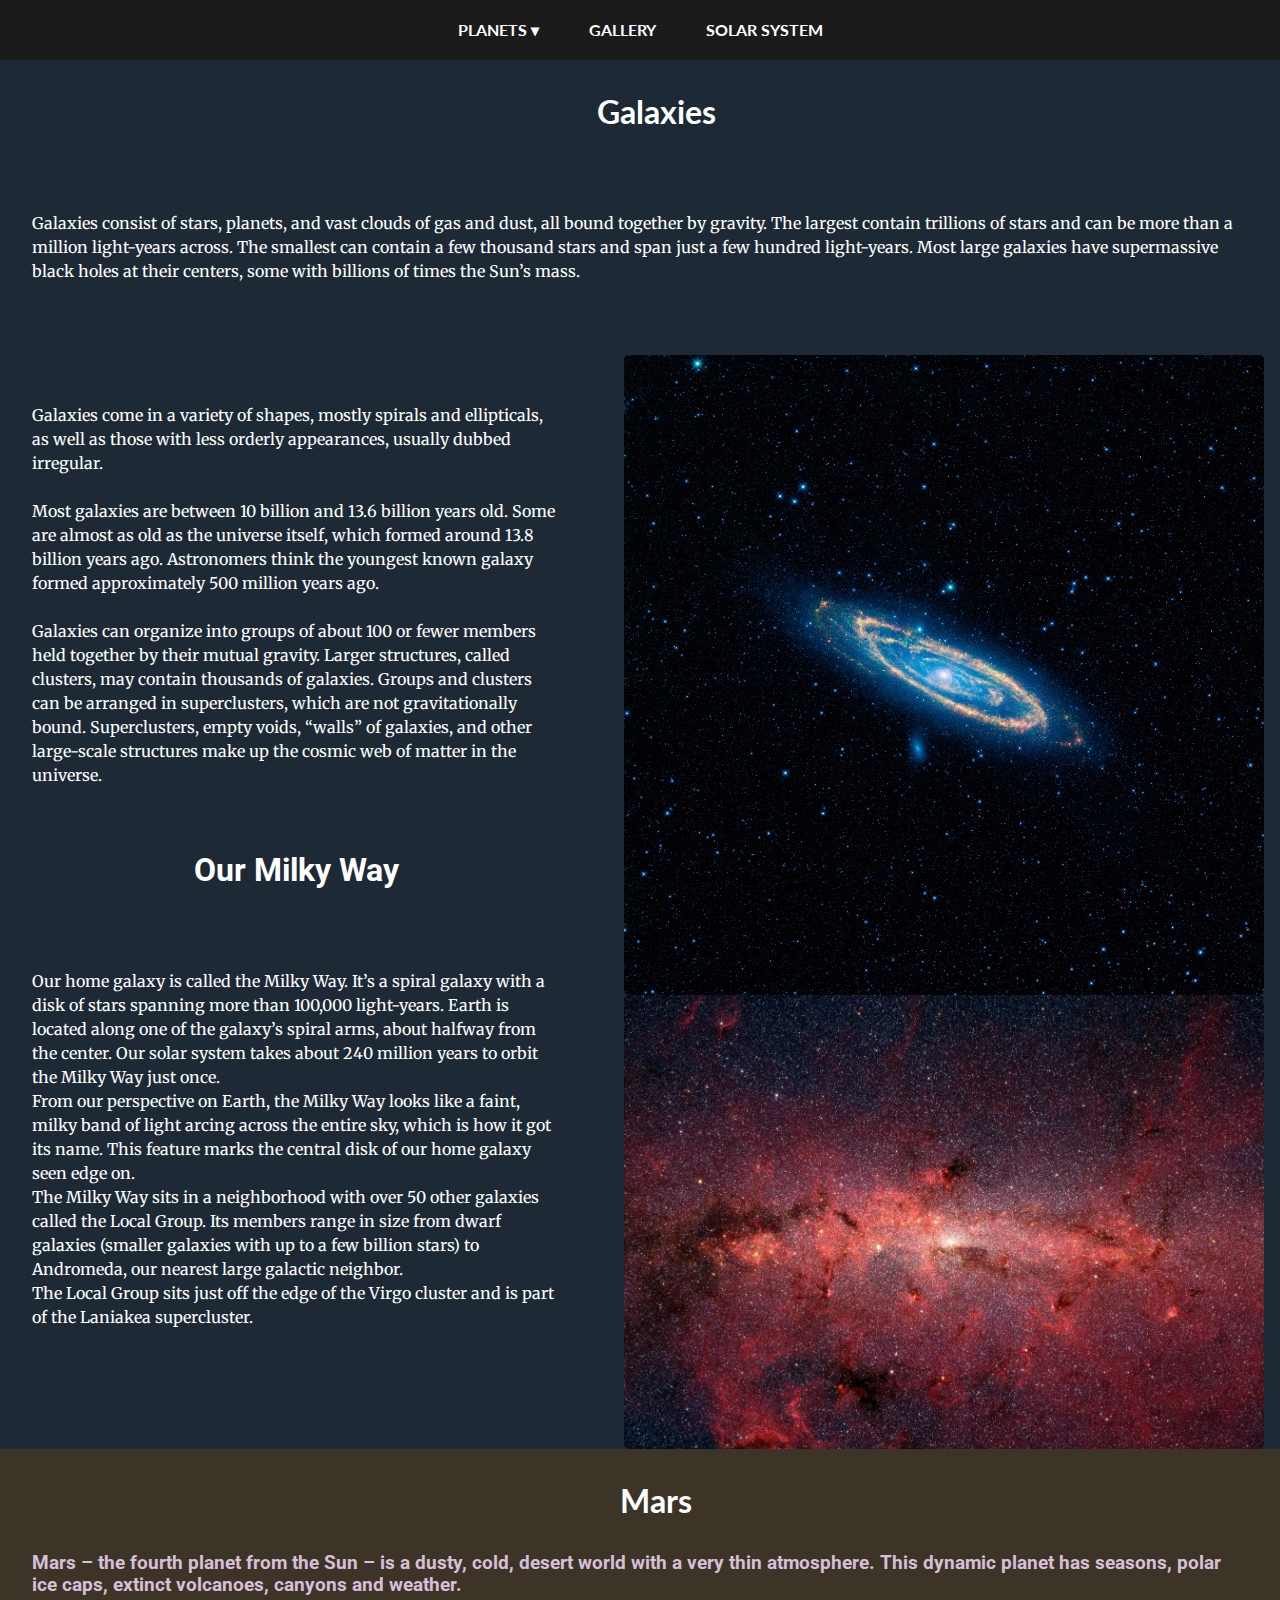
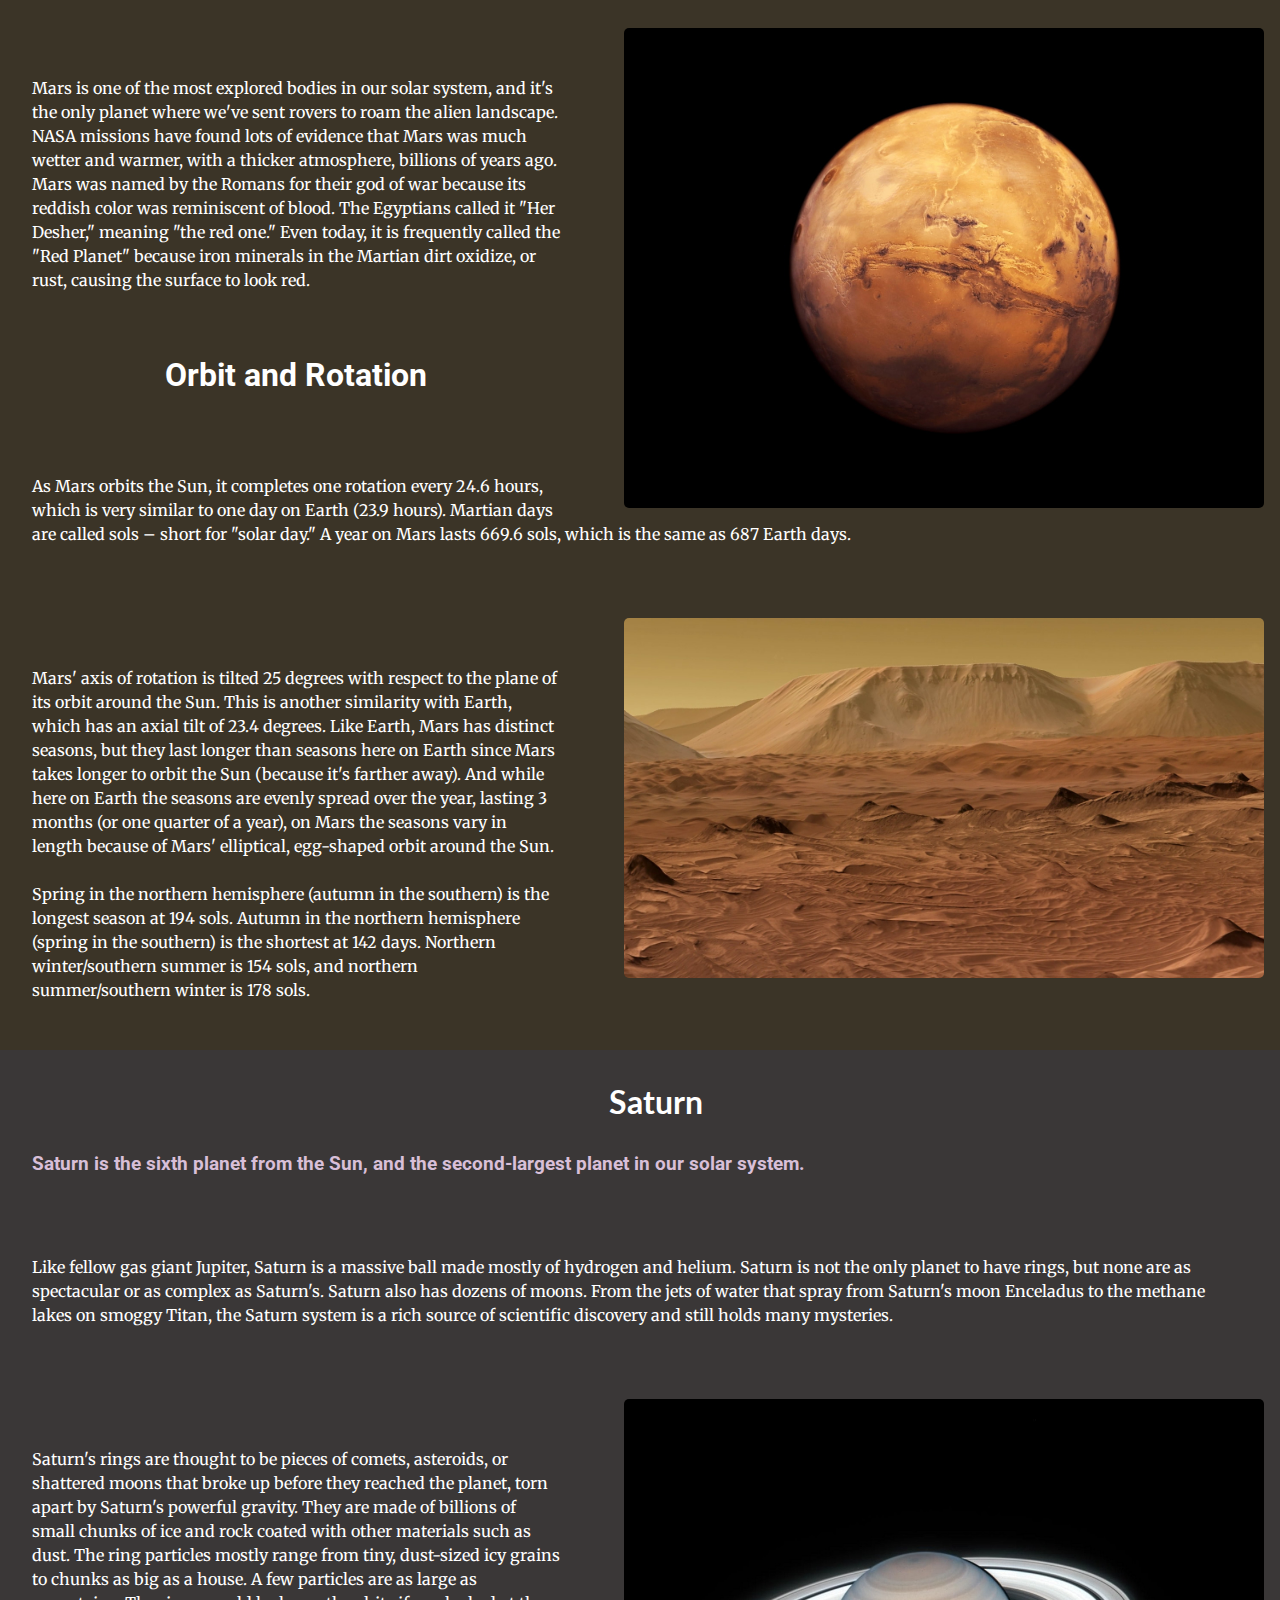
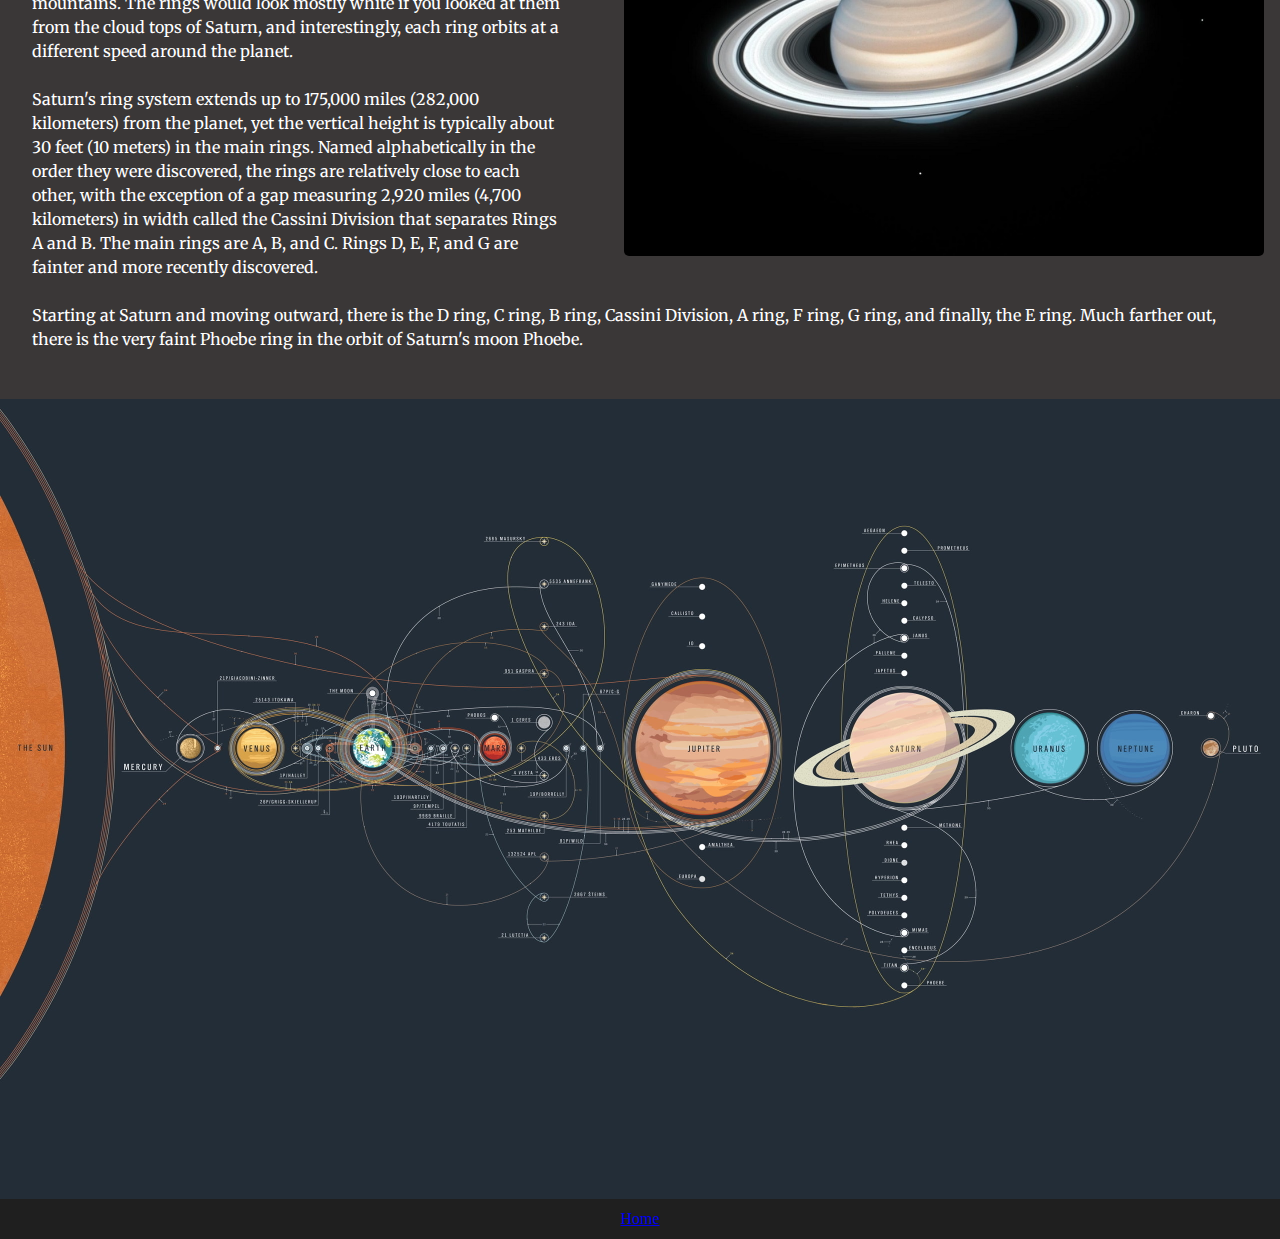
<file: index.html>
<!DOCTYPE html>
<html lang="en">
  <head>
    <meta charset="UTF-8" />
    <meta name="viewport" content="width=device-width, initial-scale=1.0" />
    <title>Outer Space</title>
    <link
      rel="icon"
      type="image/x-icon"
      href="/images/icons8-ringed-planet-32.png"
    />
    <link rel="preconnect" href="https://fonts.googleapis.com" />
    <link rel="preconnect" href="https://fonts.gstatic.com" crossorigin />
    <link
      href="https://fonts.googleapis.com/css2?family=Lato:wght@700&display=swap"
      rel="stylesheet"
    />
    <link rel="preconnect" href="https://fonts.googleapis.com" />
    <link rel="preconnect" href="https://fonts.gstatic.com" crossorigin />
    <link
      href="https://fonts.googleapis.com/css2?family=Merriweather&display=swap"
      rel="stylesheet"
    />
    <link rel="preconnect" href="https://fonts.googleapis.com" />
    <link rel="preconnect" href="https://fonts.gstatic.com" crossorigin />
    <link
      href="https://fonts.googleapis.com/css2?family=Roboto:wght@400;700&display=swap"
      rel="stylesheet"
    />
    <link rel="stylesheet" href="style.css" />
  </head>
  <body>
    <main>
      <nav>
        <ul>
          <li>
            <a href="#front">PLANETS ▾</a>
            <ul class="dropdown">
              <li><a href="#mars">Mars</a></li>
              <li><a href="#saturn">Saturn</a></li>
              <li><a href="#">Neptune</a></li>
              <li><a href="#">Jupiter</a></li>
            </ul>
          </li>
          <li><a href="gallery.html#gallery-css">GALLERY</a></li>
          <li><a href="#solar">SOLAR SYSTEM</a></li>
        </ul>
      </nav>

      <section id="front">
        <div class="galaxies">
          <h1>Galaxies</h1>
          <p>
            Galaxies consist of stars, planets, and vast clouds of gas and dust,
            all bound together by gravity. The largest contain trillions of
            stars and can be more than a million light-years across. The
            smallest can contain a few thousand stars and span just a few
            hundred light-years. Most large galaxies have supermassive black
            holes at their centers, some with billions of times the Sun’s
            mass.<br /><br />
          </p>

          <div>
            <img id="smallpictures" src="./images/galaxy2.jpg" alt="galaxy" />
          </div>
          <p>
            Galaxies come in a variety of shapes, mostly spirals and
            ellipticals, as well as those with less orderly appearances, usually
            dubbed irregular.
            <br /><br />
            Most galaxies are between 10 billion and 13.6 billion years old.
            Some are almost as old as the universe itself, which formed around
            13.8 billion years ago. Astronomers think the youngest known galaxy
            formed approximately 500 million years ago.<br /><br />
            Galaxies can organize into groups of about 100 or fewer members held
            together by their mutual gravity. Larger structures, called
            clusters, may contain thousands of galaxies. Groups and clusters can
            be arranged in superclusters, which are not gravitationally bound.
            Superclusters, empty voids, “walls” of galaxies, and other
            large-scale structures make up the cosmic web of matter in the
            universe.
          </p>
          <h2>Our Milky Way</h2>
          <div>
            <img
              id="smallpictures"
              src="./images/milkyway.jpeg"
              alt="milkyway"
            />
          </div>
          <div class="milkyway">
            <p>
              Our home galaxy is called the Milky Way. It’s a spiral galaxy with
              a disk of stars spanning more than 100,000 light-years. Earth is
              located along one of the galaxy’s spiral arms, about halfway from
              the center. Our solar system takes about 240 million years to
              orbit the Milky Way just once.<br />From our perspective on Earth,
              the Milky Way looks like a faint, milky band of light arcing
              across the entire sky, which is how it got its name. This feature
              marks the central disk of our home galaxy seen edge on. <br />The
              Milky Way sits in a neighborhood with over 50 other galaxies
              called the Local Group. Its members range in size from dwarf
              galaxies (smaller galaxies with up to a few billion stars) to
              Andromeda, our nearest large galactic neighbor. <br />The Local
              Group sits just off the edge of the Virgo cluster and is part of
              the Laniakea supercluster.
            </p>
          </div>
        </div>
      </section>
      <section id="mars">
        <h1>Mars</h1>
        <h3>
          <span id="marsspan">
            Mars – the fourth planet from the Sun – is a dusty, cold, desert
            world with a very thin atmosphere. This dynamic planet has seasons,
            polar ice caps, extinct volcanoes, canyons and weather.</span
          >
        </h3>
        <div>
          <img id="smallpictures" src="./images/mars2.jpg" alt="planet mars" />
        </div>
        <p>
          Mars is one of the most explored bodies in our solar system, and it's
          the only planet where we've sent rovers to roam the alien landscape.
          NASA missions have found lots of evidence that Mars was much wetter
          and warmer, with a thicker atmosphere, billions of years ago. Mars was
          named by the Romans for their god of war because its reddish color was
          reminiscent of blood. The Egyptians called it "Her Desher," meaning
          "the red one." Even today, it is frequently called the "Red Planet"
          because iron minerals in the Martian dirt oxidize, or rust, causing
          the surface to look red.
        </p>

        <h2>Orbit and Rotation</h2>
        <p>
          As Mars orbits the Sun, it completes one rotation every 24.6 hours,
          which is very similar to one day on Earth (23.9 hours). Martian days
          are called sols – short for "solar day." A year on Mars lasts 669.6
          sols, which is the same as 687 Earth days. <br /><br />
        </p>

        <div>
          <img id="smallpictures" src="./images/mars.jpg" alt="mars" />
        </div>
        <p>
          Mars' axis of rotation is tilted 25 degrees with respect to the plane
          of its orbit around the Sun. This is another similarity with Earth,
          which has an axial tilt of 23.4 degrees. Like Earth, Mars has distinct
          seasons, but they last longer than seasons here on Earth since Mars
          takes longer to orbit the Sun (because it's farther away). And while
          here on Earth the seasons are evenly spread over the year, lasting 3
          months (or one quarter of a year), on Mars the seasons vary in length
          because of Mars' elliptical, egg-shaped orbit around the Sun.
          <br /><br />Spring in the northern hemisphere (autumn in the southern)
          is the longest season at 194 sols. Autumn in the northern hemisphere
          (spring in the southern) is the shortest at 142 days. Northern
          winter/southern summer is 154 sols, and northern summer/southern
          winter is 178 sols.
        </p>
      </section>
      <section id="saturn">
        <h1>Saturn</h1>
        <h3>
          <span id="marsspan"
            >Saturn is the sixth planet from the Sun, and the second-largest
            planet in our solar system.</span
          >
        </h3>
        <p>
          Like fellow gas giant Jupiter, Saturn is a massive ball made mostly of
          hydrogen and helium. Saturn is not the only planet to have rings, but
          none are as spectacular or as complex as Saturn's. Saturn also has
          dozens of moons. From the jets of water that spray from Saturn's moon
          Enceladus to the methane lakes on smoggy Titan, the Saturn system is a
          rich source of scientific discovery and still holds many mysteries.<br /><br />
        </p>
        <div>
          <img id="smallpictures" src="./images/saturn2.jpg" alt="saturn" />
        </div>
        <p>
          Saturn's rings are thought to be pieces of comets, asteroids, or
          shattered moons that broke up before they reached the planet, torn
          apart by Saturn's powerful gravity. They are made of billions of small
          chunks of ice and rock coated with other materials such as dust. The
          ring particles mostly range from tiny, dust-sized icy grains to chunks
          as big as a house. A few particles are as large as mountains. The
          rings would look mostly white if you looked at them from the cloud
          tops of Saturn, and interestingly, each ring orbits at a different
          speed around the planet. <br /><br />Saturn's ring system extends up
          to 175,000 miles (282,000 kilometers) from the planet, yet the
          vertical height is typically about 30 feet (10 meters) in the main
          rings. Named alphabetically in the order they were discovered, the
          rings are relatively close to each other, with the exception of a gap
          measuring 2,920 miles (4,700 kilometers) in width called the Cassini
          Division that separates Rings A and B. The main rings are A, B, and C.
          Rings D, E, F, and G are fainter and more recently discovered.
          <br /><br />Starting at Saturn and moving outward, there is the D
          ring, C ring, B ring, Cassini Division, A ring, F ring, G ring, and
          finally, the E ring. Much farther out, there is the very faint Phoebe
          ring in the orbit of Saturn's moon Phoebe.
        </p>
      </section>

      <section id="solar">
        <img src="./images/solar-system.jpg" alt="solar system" />
      </section>
    </main>
  </body>
  <footer><a href="#front">Home</a></footer>
</html>
</file>
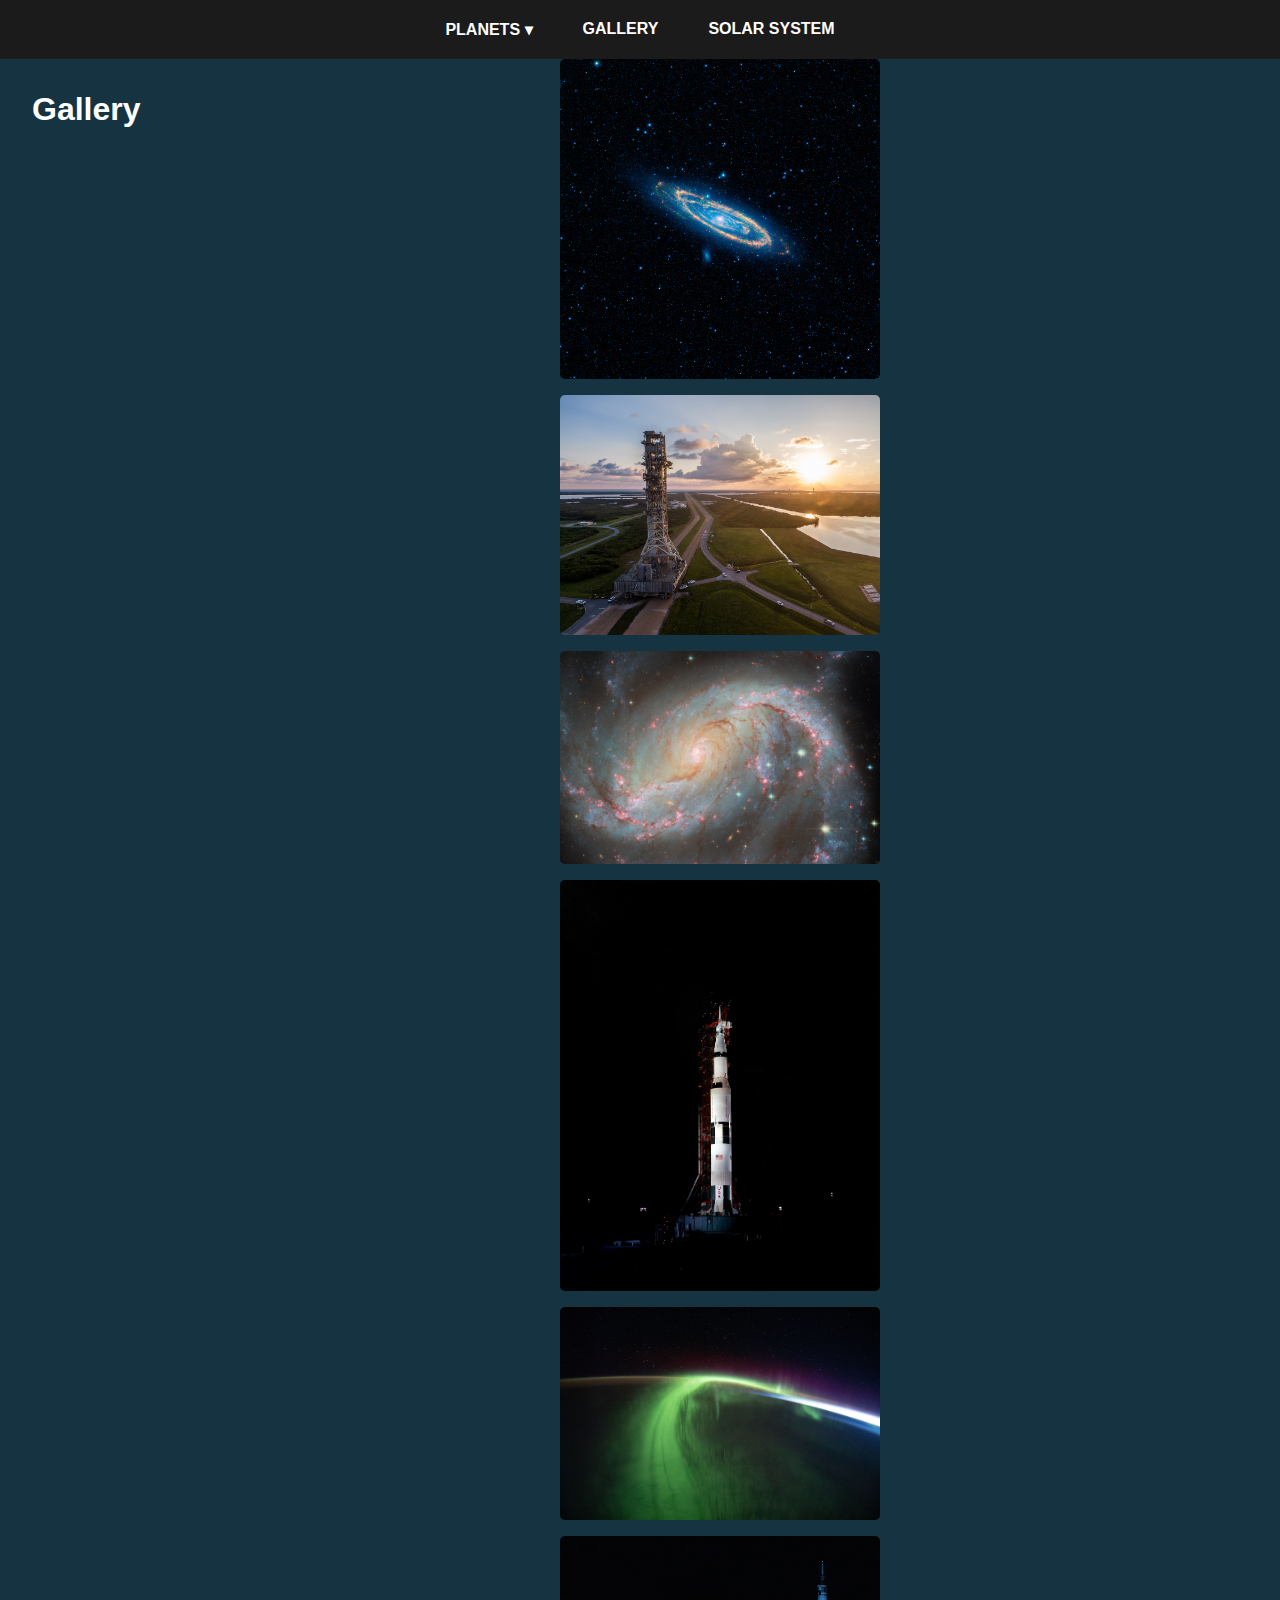
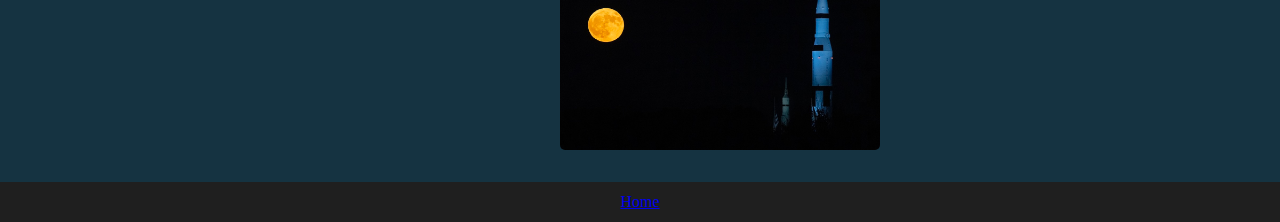
<file: gallery.html>
<!DOCTYPE html>
<html lang="en">
  <head>
    <meta charset="UTF-8" />
    <meta name="viewport" content="width=device-width, initial-scale=1.0" />
    <title>Outer Space</title>
    <link
      rel="icon"
      type="image/x-icon"
      href="/images/icons8-ringed-planet-32.png"
    />
    <link rel="preconnect" href="https://fonts.googleapis.com" />
    <link rel="preconnect" href="https://fonts.gstatic.com" crossorigin />
    <link
      href="https://fonts.googleapis.com/css2?family=Roboto:wght@400;700&display=swap"
      rel="stylesheet"
    />
    <link rel="stylesheet" href="style.css" />
  </head>
  <body>
    <main>
      <nav>
        <ul>
          <li>
            <a href="index.html#front">PLANETS ▾</a>
            <ul class="dropdown">
              <li><a href="index.html#mars">Mars</a></li>
              <li><a href="index.html#saturn">Saturn</a></li>
              <li><a href="#">Neptune</a></li>
              <li><a href="#">Jupiter</a></li>
            </ul>
          </li>
          <li><a href="#gallery-css">GALLERY</a></li>
          <li><a href="index.html#solar">SOLAR SYSTEM</a></li>
        </ul>
      </nav>

      <section id="gallery-css">
        <h1>Gallery</h1>
        <div class="gallery-img">
          <img class="gallery-img" src="./images/galaxy2.jpg" alt="galaxy" />

          <img
            class="gallery-img"
            src="./images/gallery/ksc.jpg"
            alt="mobile launcher 1"
          />

          <img
            class="gallery-img"
            src="./images/gallery/potw2445ascaled.jpg"
            alt="NGC 1672"
          />

          <img
            class="gallery-img"
            src="./images/gallery/apollo10.jpg"
            alt="apollo 10"
          />

          <img
            class="gallery-img"
            src="./images/gallery/aurora.jpg"
            alt="aurora"
          />

          <img
            class="gallery-img"
            src="./images/gallery/supermoon.jpg"
            alt="supermoon"
          />
        </div>
      </section>
    </main>
  </body>
  <footer><a href="#gallery-css">Home</a></footer>
</html>
</file>
<file: style.css>
* {
  padding: 0;
  margin: 0;
  box-sizing: border-box;
}

body {
  min-height: 100svh;
  max-width: 100%;
}

main {
  display: flex;
  flex-direction: column;
}

h1 {
  color: white;
  padding: 2rem 0 2rem 2rem;
  font-family: "Lato", sans-serif;
  font-weight: 700;
  font-style: normal;
  font-size: 2rem;
  text-align: center;
}

h2 {
  color: white;
  padding: 1rem 0 2rem 2rem;
  font-family: "Roboto", serif;
  font-weight: 700;
  font-style: normal;
  font-size: 2rem;
  text-align: center;
}

h3 {
  padding: 0 2rem 2rem 2rem;
  font-family: "Roboto", serif;
  font-weight: 700;
  font-style: normal;
  color: rgb(180, 207, 207);
}

p {
  color: white;
  padding: 2rem 2rem 3rem 2rem;
  margin-top: 1rem;
  font-family: "Merriweather", serif;
  font-weight: 400;
  font-style: normal;
  font-size: 1rem;

  line-height: 1.5rem;
  /* max-width: 90vw; */
}

/* img {
  margin: 0rem 2rem 1rem 2rem;
  border: 1px solid black;
  max-width: 30em;
} */

.gallery-img {
  margin-bottom: 1rem;
  margin-inline: auto;
  max-width: 20em;
  border-radius: 5px;
}

#gallery-css {
  /* margin: 0rem 2rem 1rem 2rem; */
  background-color: rgb(21, 51, 65);
  display: flex;
  flex-direction: column;
  justify-content: center;
}

/* -- CLASS PARAGRAPHS -- */

.galaxies {
  /* margin: 0rem 2rem 1rem 2rem; */

  width: 100%;
  height: auto;
}

.milkyway {
  max-width: 40em;
}

/* -- NAVIGATION BAR -- */

ul {
  list-style: none;
  display: flex;
  /* flex-wrap: wrap; */
  justify-content: center;
  background: #1b1b1b;
}

ul li {
  display: block;
  /* justify-content: center;
  flex-direction: row; */
  position: relative;
}

ul li a {
  display: block;
  padding: 20px 25px;
  color: #fff;
  text-decoration: none;
  text-align: center;
  font-size: 1rem;
  font-family: "Lato", sans-serif;
  font-weight: 700;
  font-style: normal;
}

ul li ul.dropdown li {
  display: block;
}

ul li ul.dropdown {
  width: 100%;
  background: #1b1b1b;
  position: absolute;
  z-index: 999;
  display: none;
}

ul li a:hover {
  background: #833f42;
}

ul li:hover ul.dropdown {
  display: block;
}

/* -- SECTIONS -- */

#front {
  /* background-image: url("images/pexels-rajesh.jpg"); */
  background-color: rgb(29, 41, 53);
  min-height: 55rem;
  /* width: 100%; */
  background-position: center;
  background-size: cover;
  background-repeat: no-repeat;
}

#mars {
  min-height: 50em;

  /* background-image: url("images/abstract-geometric.jpg");
  background-position: center center;
  background-size: cover;
  background-repeat: repeat; */

  /* background-size: cover; */
  background-color: rgb(59, 52, 39);
}

#saturn {
  min-height: 40rem;
  background-color: rgb(58, 55, 55);
}

#gallery {
  min-height: 50em;

  /* background-image: url("images/abstract-geometric.jpg");
  background-position: center center;
  background-size: cover;
  background-repeat: repeat; */

  /* background-size: cover; */
  background-color: rgb(21, 51, 65);
}

#orbit {
  margin: 2rem 0 0 0;
}

/* #solar {
  width: 100%;
  height: 100%;
} */

img {
  width: 100%;
  height: auto;
  vertical-align: bottom;
}

#marsspan {
  color: thistle;
}

#rotation {
  color: rgb(39, 39, 39);
}

/* ------------- */
/* -- FOOTER -- */
/* ----------- */

footer {
  margin-top: auto;
  width: 100%;
  height: 2.5rem;
  background-color: rgb(31, 31, 31);
  text-align: center;
  line-height: 2.5rem;
}

/* ------------- */
/* -- MEDIA -- */
/* ----------- */

@media screen and (min-width: 391px) {
  .gallery-img {
    /* max-width: 20rem; */
    flex: 1 1 calc(33.333% - 20px);

    /* margin-inline: 0; */
    /* max-width: 20rem; */
    /* flex-wrap: wrap; */
  }
  #gallery-css {
    display: flex;
    flex-direction: row;
    flex-wrap: wrap;
    /* align-items: center; */
    /* flex-wrap: wrap; */
    /* max-width: 100%; */
    /* width: 100rem; */
    /* height: 60em; */
    max-width: 2000px;
    gap: 20px;
  }

  main {
    display: flex;
    flex-direction: column;
    min-height: 60rem;
  }

  #smallpictures {
    max-width: 40rem;
    margin-left: 4em;
    margin-right: 1em;
    float: right;
    border-radius: 5px;
  }
}
</file>
